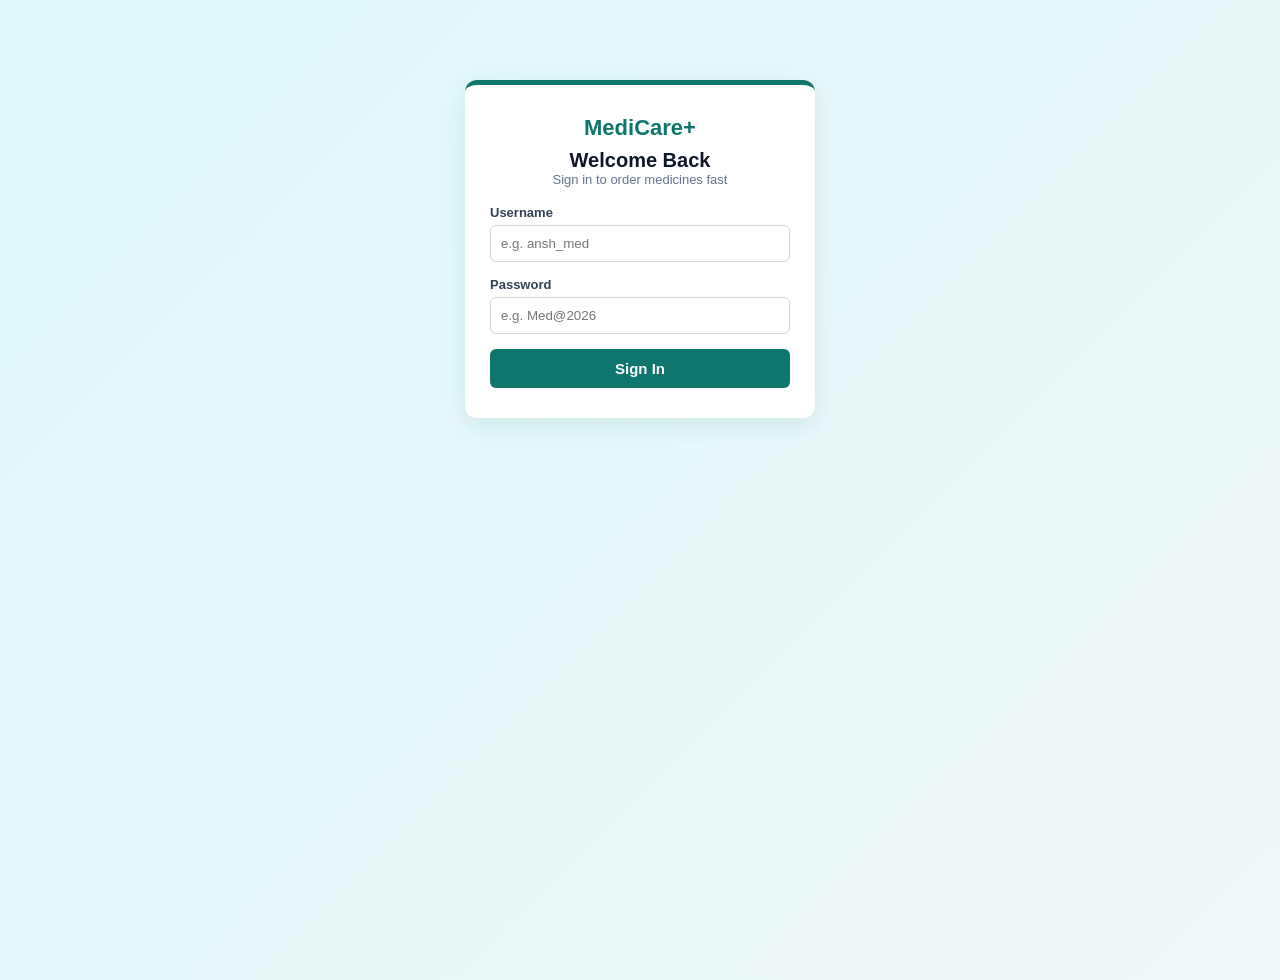
<file: index.html>
<!DOCTYPE html>
<html>
<head>
  <title>MediCare - Online Pharmacy Store</title>
  <link rel="stylesheet" href="project.css">
</head>
<body>
  <div id="login-box">
    <div class="brand-logo">MediCare+</div>
    <h2>Welcome Back</h2>
    <p class="subtitle">Sign in to order medicines fast</p>
    <label>Username</label>
    <input type="text" id="user" placeholder="e.g. ansh_med">
    <label>Password</label>
    <input type="password" id="pass" placeholder="e.g. Med@2026">
    <button onclick="login()" class="login-btn">Sign In</button>
  </div>
  <div id="app">
    <div class="header">
      <div class="logo">MediCare+ <span>Pharmacy</span></div>
      <div class="user-info">
        <button onclick="openOrders()" class="orders-btn">My Orders (<span id="order-count">0</span>)</button>
        <span id="user-lbl"></span>
        <button onclick="location.reload()" class="logout-btn">Logout</button>
      </div>
    </div>
    <div class="main-container">
      <div class="left-box">
        <div class="catalog-header">
          <h3>Available Medicines</h3>
          <input type="text" id="search-input" onkeyup="filterMedicines()" placeholder="Search medicine or salt...">
        </div>
        <div class="category-tabs">
          <button class="tab-btn active" onclick="filterCategory('All', this)">All</button>
          <button class="tab-btn" onclick="filterCategory('Fever', this)">Fever</button>
          <button class="tab-btn" onclick="filterCategory('Pain Relief', this)">Pain Relief</button>
          <button class="tab-btn" onclick="filterCategory('Antibiotic', this)">Antibiotic</button>
          <button class="tab-btn" onclick="filterCategory('Digestion', this)">Digestion</button>
          <button class="tab-btn" onclick="filterCategory('Wellness', this)">Wellness</button>
        </div>
        <div id="med-list" class="med-grid"></div>
      </div>
      <div class="right-box">
        <h3>My Cart (<span id="cart-count">0</span>)</h3>
        <div id="cart-list" class="cart-items">
          <p class="empty-msg">Your cart is empty</p>
        </div>
        <div class="promo-hint">Use <b>FIRST20</b> for 20% OFF on orders of Rs. 200 or more</div>
        <div class="promo-section">
          <input type="text" id="promo-code" placeholder="Enter FIRST20">
          <button onclick="applyPromo()" class="promo-btn">Apply</button>
        </div>
        <small id="promo-msg" class="promo-status"></small>
        <div class="bill-summary">
          <div class="bill-row"><span>Subtotal:</span> <span>Rs. <span id="subtotal">0</span></span></div>
          <div class="bill-row discount-row"><span>Discount (20%):</span> <span>- Rs. <span id="discount">0</span></span></div>
          <div class="bill-row"><span>Delivery Fee:</span> <span class="free-tag">FREE</span></div>
          <hr>
          <div class="bill-row total-row"><span>Total Payable:</span> <span>Rs. <span id="total">0</span></span></div>
        </div>
        <div class="rx-upload">
          <label for="rx-file">Upload Prescription (If Rx item in cart):</label>
          <input type="file" id="rx-file" accept="image/*,.pdf">
        </div>
        <div class="checkout-details">
          <label>Delivery Address:</label>
          <input type="text" id="address" placeholder="House No, Street, City">
          <label>Payment Method:</label>
          <select id="payment-method">
            <option value="UPI / QR Code">UPI / QR Code</option>
            <option value="Cash on Delivery">Cash on Delivery (COD)</option>
            <option value="Debit / Credit Card">Debit / Credit Card</option>
          </select>
        </div>
        <button onclick="checkout()" class="buy-btn">Place Order</button>
      </div>
    </div>
  </div>
  <div id="receipt-modal" class="modal">
    <div class="modal-content">
      <h2>Order Confirmed!</h2>
      <p class="order-id">Order ID: #<span id="rec-order-id"></span></p>
      <div id="receipt-details" class="receipt-box"></div>
      <button onclick="closeModal()" class="login-btn">Continue Shopping</button>
    </div>
  </div>
  <div id="orders-modal" class="modal">
    <div class="modal-content orders-modal-box">
      <div class="orders-header">
        <h2>My Orders History</h2>
        <button onclick="closeOrders()" class="close-x">X</button>
      </div>
      <div id="orders-list" class="orders-list-area">
        <p class="empty-msg">No orders placed yet.</p>
      </div>
    </div>
  </div>
  <script src="project.js?v=2"></script>
</body>
</html>
</file>
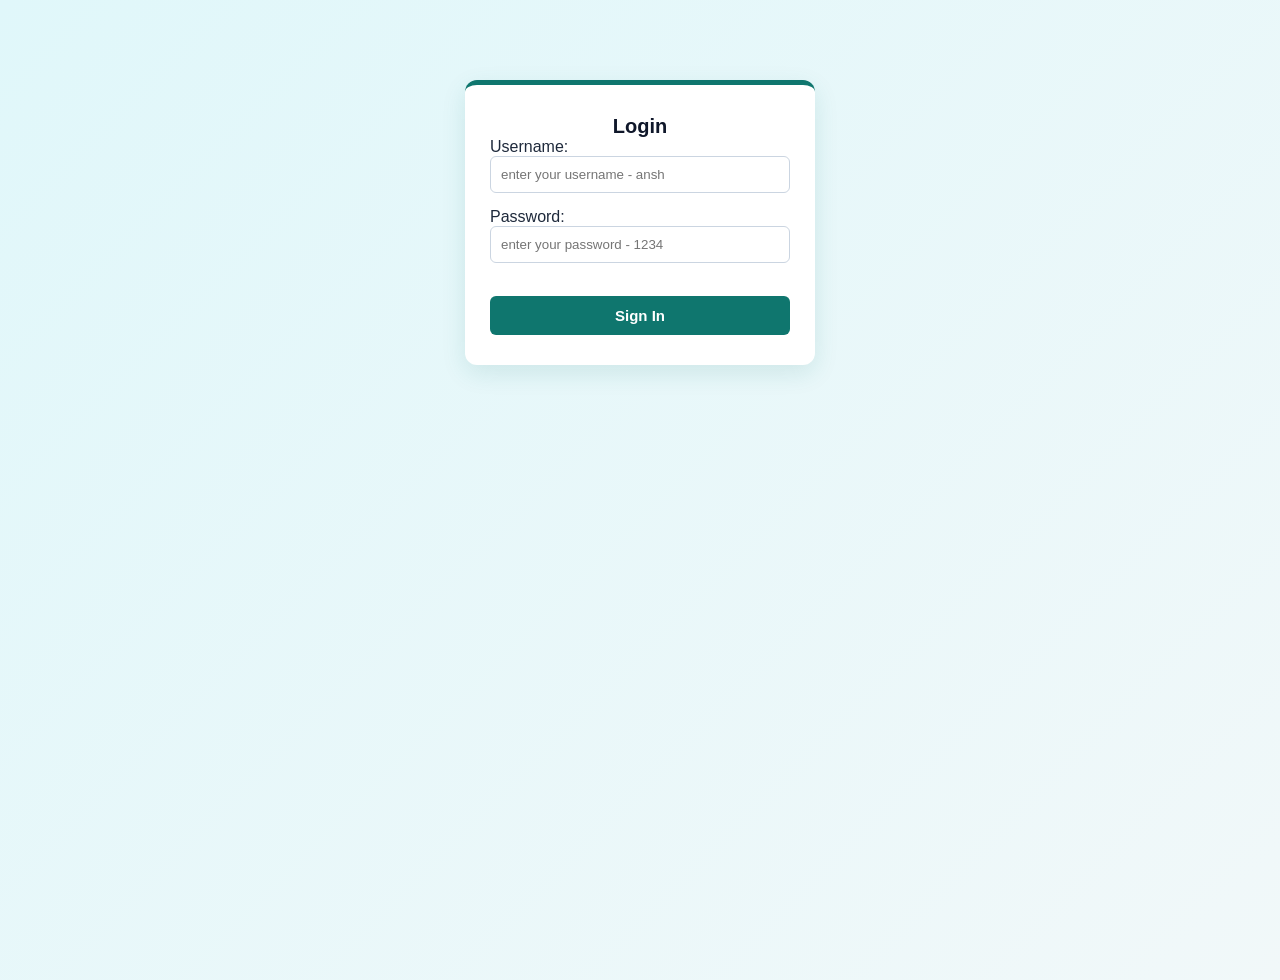
<file: project .html>
<!DOCTYPE html>
<html>
<head>
  <title> Pharmacy Store</title>
  <link rel="stylesheet" href="project.css">
  <script src="project.js"></script>
</head>
<body>
  <div id="login-box">
    <h2>Login</h2>
    <p>Username:</p>
    <input type="text" id="user" placeholder="enter your username - ansh ">
    <p>Password:</p>
    <input type="password" id="pass" placeholder="enter your password - 1234">
    <br><br>
    <button onclick="login()" class="login-btn">Sign In</button>
  </div>
  <div id="app">
    <div class="header">
      <h2> Online Pharmacy Store </h2>
      <p id="user-lbl"></p>
      <a href="#" onclick="location.reload()">Logout</a>
    </div>
    <br>
    <div class="left-box">
      <h3>Available Medicines</h3>
      <div id="med-list"></div>
    </div>
    <div class="right-box">
      <h3>My Cart</h3>
      <div id="cart-list">Cart is Empty</div>
      <br>
      <b>Total Bill: Rs. <span id="total">0</span></b>
      <br><br>
      <p>Delivery Address:</p>
      <input type="text" id="address" placeholder="House No, Street">
      <br><br>
      <button onclick="checkout()" class="buy-btn">Place Order</button>
    </div>
  </div>
</body>
</html>
</file>
<file: project.css>
* {
  box-sizing: border-box;
  margin: 0;
  padding: 0;
  font-family: Arial, sans-serif;
}
body {
  background: linear-gradient(135deg, #e0f7fa 0%, #f1f8f9 100%);
  color: #1e293b;
  min-height: 100vh;
}
#login-box {
  width: 350px;
  background: #ffffff;
  padding: 30px 25px;
  margin: 80px auto;
  border-radius: 12px;
  box-shadow: 0 8px 25px rgba(15, 118, 110, 0.12);
  border-top: 5px solid #0f766e;
}
.brand-logo {
  text-align: center;
  font-size: 22px;
  font-weight: bold;
  color: #0f766e;
  margin-bottom: 8px;
}
#login-box h2 {
  text-align: center;
  color: #0f172a;
  font-size: 20px;
}
.subtitle {
  text-align: center;
  color: #64748b;
  font-size: 13px;
  margin-bottom: 18px;
}
#login-box label {
  display: block;
  font-size: 13px;
  font-weight: bold;
  margin-bottom: 5px;
  color: #334155;
}
#login-box input {
  width: 100%;
  padding: 10px;
  margin-bottom: 15px;
  border: 1px solid #cbd5e1;
  border-radius: 6px;
}
.login-btn {
  width: 100%;
  background: #0f766e;
  color: white;
  border: none;
  padding: 11px;
  border-radius: 6px;
  font-size: 15px;
  font-weight: bold;
  cursor: pointer;
}
.login-btn:hover {
  background: #115e59;
}
#app {
  display: none;
  max-width: 1150px;
  margin: 0 auto;
  padding: 20px;
}
.header {
  background: linear-gradient(90deg, #0f766e 0%, #0284c7 100%);
  color: white;
  padding: 15px 22px;
  border-radius: 10px;
  display: flex;
  justify-content: space-between;
  align-items: center;
  margin-bottom: 20px;
}
.logo {
  font-size: 20px;
  font-weight: bold;
}
.logo span {
  font-weight: normal;
  font-size: 15px;
}
.user-info {
  display: flex;
  align-items: center;
  gap: 12px;
}
.orders-btn {
  background: #f59e0b;
  color: #0f172a;
  border: none;
  padding: 6px 12px;
  border-radius: 5px;
  cursor: pointer;
  font-weight: bold;
  font-size: 13px;
}
.orders-btn:hover {
  background: #fbbf24;
}
.logout-btn {
  background: rgba(255, 255, 255, 0.2);
  color: white;
  border: 1px solid rgba(255, 255, 255, 0.4);
  padding: 6px 12px;
  border-radius: 5px;
  cursor: pointer;
  font-weight: bold;
}
.logout-btn:hover {
  background: #ef4444;
  border-color: #ef4444;
}
.main-container {
  display: flex;
  gap: 20px;
  align-items: flex-start;
}
.left-box {
  flex: 2.2;
  background: white;
  padding: 20px;
  border-radius: 12px;
  box-shadow: 0 4px 15px rgba(0, 0, 0, 0.05);
}
.catalog-header {
  display: flex;
  justify-content: space-between;
  align-items: center;
  margin-bottom: 15px;
  gap: 10px;
}
#search-input {
  width: 240px;
  padding: 8px 12px;
  border: 1px solid #cbd5e1;
  border-radius: 18px;
  font-size: 13px;
}
.category-tabs {
  display: flex;
  gap: 8px;
  margin-bottom: 18px;
  flex-wrap: wrap;
}
.tab-btn {
  background: #f1f5f9;
  color: #475569;
  border: none;
  padding: 6px 13px;
  border-radius: 18px;
  font-size: 13px;
  font-weight: bold;
  cursor: pointer;
}
.tab-btn.active, .tab-btn:hover {
  background: #0f766e;
  color: white;
}
.med-grid {
  display: grid;
  grid-template-columns: repeat(auto-fill, minmax(210px, 1fr));
  gap: 14px;
}
.card {
  background: #f8fafc;
  border: 1px solid #e2e8f0;
  border-radius: 10px;
  padding: 14px;
  display: flex;
  flex-direction: column;
  justify-content: space-between;
}
.card:hover {
  border-color: #0f766e;
}
.badge-row {
  display: flex;
  justify-content: space-between;
  margin-bottom: 8px;
}
.cat-badge {
  font-size: 11px;
  background: #e0f2fe;
  color: #0369a1;
  padding: 3px 7px;
  border-radius: 5px;
  font-weight: bold;
}
.rx-badge {
  font-size: 11px;
  background: #fee2e2;
  color: #b91c1c;
  padding: 3px 7px;
  border-radius: 5px;
  font-weight: bold;
}
.card h4 {
  font-size: 15px;
  color: #0f172a;
  margin-bottom: 4px;
}
.salt-text {
  font-size: 12px;
  color: #64748b;
  margin-bottom: 10px;
}
.card-footer {
  display: flex;
  justify-content: space-between;
  align-items: center;
  margin-top: auto;
  padding-top: 8px;
  border-top: 1px dashed #cbd5e1;
}
.price-tag {
  font-size: 15px;
  font-weight: bold;
  color: #0f766e;
}
.add-btn {
  background: #0284c7;
  color: white;
  border: none;
  padding: 6px 12px;
  border-radius: 5px;
  font-size: 13px;
  font-weight: bold;
  cursor: pointer;
}
.add-btn:hover {
  background: #0369a1;
}
.right-box {
  flex: 1;
  min-width: 320px;
  background: white;
  padding: 20px;
  border-radius: 12px;
  box-shadow: 0 4px 15px rgba(0, 0, 0, 0.05);
}
.right-box h3 {
  margin-bottom: 12px;
  color: #0f172a;
}
.cart-items {
  max-height: 200px;
  overflow-y: auto;
  margin-bottom: 12px;
}
.empty-msg {
  text-align: center;
  color: #94a3b8;
  padding: 15px 0;
  font-size: 14px;
}
.cart-item {
  display: flex;
  justify-content: space-between;
  align-items: center;
  padding: 8px 0;
  border-bottom: 1px solid #f1f5f9;
}
.cart-item-info h5 {
  font-size: 14px;
  color: #1e293b;
}
.cart-item-info span {
  font-size: 12px;
  color: #64748b;
}
.qty-controls {
  display: flex;
  align-items: center;
  gap: 7px;
}
.qty-btn {
  width: 22px;
  height: 22px;
  border-radius: 50%;
  border: 1px solid #cbd5e1;
  background: #f8fafc;
  font-weight: bold;
  cursor: pointer;
}
.qty-btn:hover {
  background: #0f766e;
  color: white;
}
.promo-hint {
  background: #fef3c7;
  color: #92400e;
  font-size: 12px;
  padding: 6px 8px;
  border-radius: 5px;
  margin-bottom: 8px;
  border: 1px dashed #f59e0b;
}
.promo-section {
  display: flex;
  gap: 6px;
  margin-bottom: 5px;
}
.promo-section input {
  flex: 1;
  padding: 7px 9px;
  border: 1px solid #cbd5e1;
  border-radius: 5px;
  font-size: 13px;
}
.promo-btn {
  background: #334155;
  color: white;
  border: none;
  padding: 7px 12px;
  border-radius: 5px;
  cursor: pointer;
  font-size: 13px;
}
.promo-status {
  display: block;
  font-size: 12px;
  margin-bottom: 10px;
  color: #16a34a;
}
.bill-summary {
  background: #f8fafc;
  padding: 10px;
  border-radius: 6px;
  margin-bottom: 12px;
  font-size: 13px;
}
.bill-row {
  display: flex;
  justify-content: space-between;
  margin-bottom: 5px;
}
.discount-row {
  color: #16a34a;
}
.free-tag {
  color: #0284c7;
  font-weight: bold;
}
.total-row {
  font-size: 15px;
  font-weight: bold;
  color: #0f172a;
  margin-top: 5px;
  margin-bottom: 0;
}
.rx-upload, .checkout-details {
  margin-bottom: 12px;
}
.rx-upload label, .checkout-details label {
  display: block;
  font-size: 12px;
  font-weight: bold;
  color: #475569;
  margin-bottom: 4px;
  margin-top: 8px;
}
.rx-upload input[type="file"] {
  font-size: 12px;
  width: 100%;
  background: #f1f5f9;
  padding: 5px;
  border-radius: 5px;
}
.checkout-details input, .checkout-details select {
  width: 100%;
  padding: 8px;
  border: 1px solid #cbd5e1;
  border-radius: 5px;
  font-size: 13px;
}
.buy-btn {
  width: 100%;
  background: #d97706;
  color: white;
  border: none;
  padding: 11px;
  border-radius: 6px;
  font-size: 15px;
  font-weight: bold;
  cursor: pointer;
}
.buy-btn:hover {
  background: #b45309;
}
.modal {
  display: none;
  position: fixed;
  top: 0;
  left: 0;
  width: 100%;
  height: 100%;
  background: rgba(15, 23, 42, 0.6);
  justify-content: center;
  align-items: center;
  z-index: 100;
}
.modal-content {
  background: white;
  padding: 25px;
  border-radius: 12px;
  width: 390px;
  text-align: center;
}
.orders-modal-box {
  width: 480px;
  max-height: 80vh;
  display: flex;
  flex-direction: column;
  text-align: left;
}
.orders-header {
  display: flex;
  justify-content: space-between;
  align-items: center;
  padding-bottom: 12px;
  border-bottom: 1px solid #e2e8f0;
  margin-bottom: 12px;
}
.close-x {
  background: #ef4444;
  color: white;
  border: none;
  width: 28px;
  height: 28px;
  border-radius: 50%;
  font-weight: bold;
  cursor: pointer;
}
.orders-list-area {
  overflow-y: auto;
  max-height: 60vh;
}
.order-card {
  background: #f8fafc;
  border: 1px solid #cbd5e1;
  border-radius: 8px;
  padding: 12px;
  margin-bottom: 10px;
  font-size: 13px;
}
.order-card-top {
  display: flex;
  justify-content: space-between;
  margin-bottom: 6px;
  font-weight: bold;
  color: #0f766e;
}
.status-pill {
  background: #dcfce7;
  color: #15803d;
  padding: 2px 8px;
  border-radius: 12px;
  font-size: 11px;
}
.order-id {
  color: #0f766e;
  font-weight: bold;
  margin: 8px 0 12px 0;
}
.receipt-box {
  background: #f8fafc;
  padding: 12px;
  border-radius: 6px;
  text-align: left;
  font-size: 13px;
  margin-bottom: 15px;
  line-height: 1.5;
  border: 1px dashed #cbd5e1;
}
</file>
